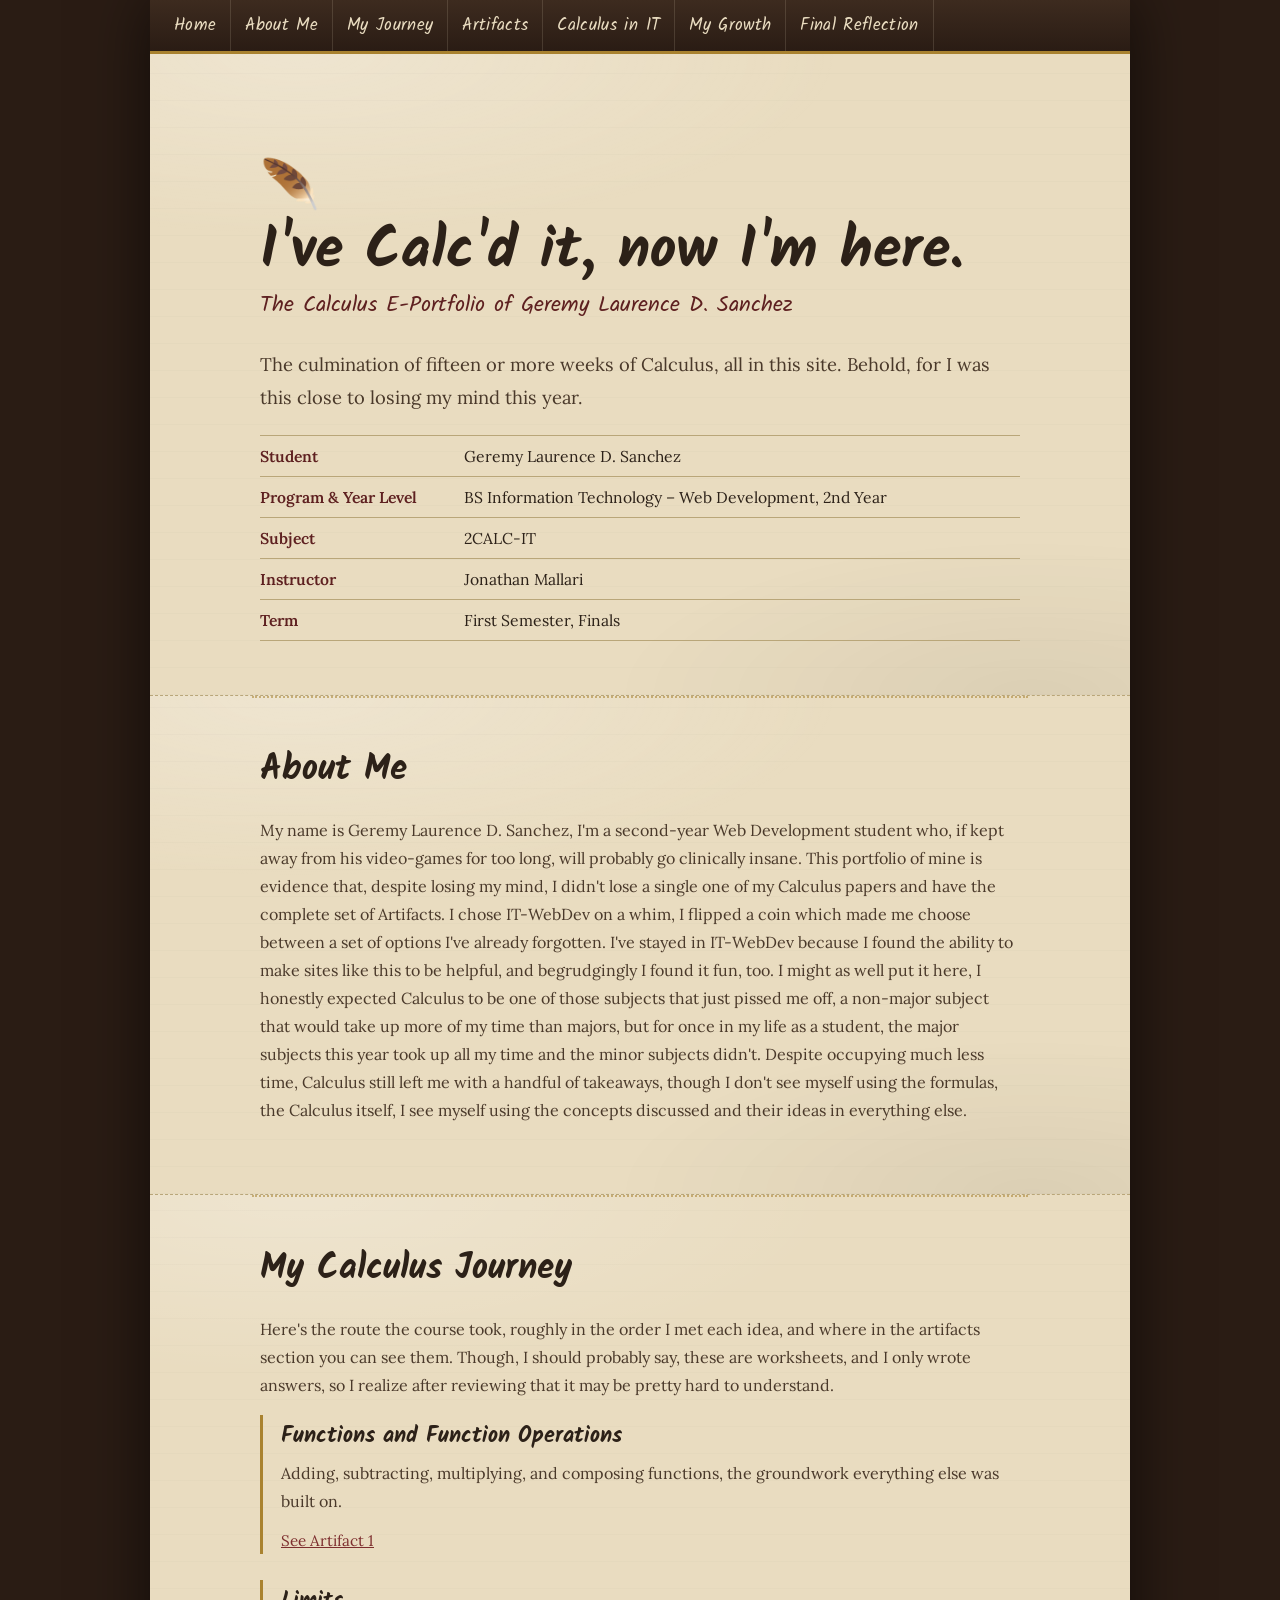
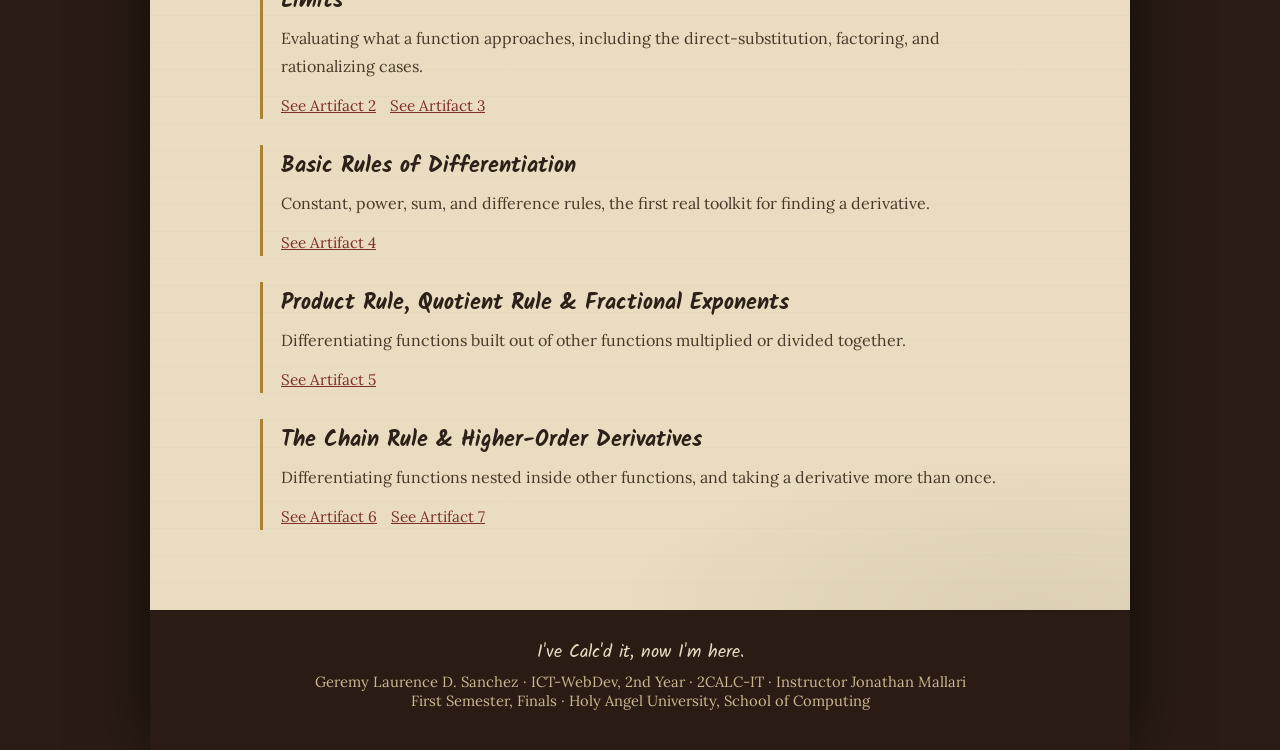
<file: index.html>
<!DOCTYPE html>
<html lang="en">
  <head>
    <meta charset="UTF-8">
    <meta name="viewport" content="width=device-width, initial-scale=1, viewport-fit=cover">
    <title>Home | I've Calc'd it, now I'm here.</title>
    <link rel="icon" href="data:image/svg+xml,%3Csvg%20xmlns%3D%22http%3A//www.w3.org/2000/svg%22%20viewBox%3D%220%200%20100%20100%22%3E%3Ctext%20y%3D%22.9em%22%20font-size%3D%2290%22%3E%F0%9F%AA%B6%3C/text%3E%3C/svg%3E">
    <link rel="preconnect" href="https://fonts.googleapis.com">
    <link rel="preconnect" href="https://fonts.gstatic.com" crossorigin>
    <link href="https://fonts.googleapis.com/css2?family=Kalam:wght@400;700&family=Lora:ital,wght@0,400;0,500;0,600;1,400&display=swap" rel="stylesheet">
    <link rel="stylesheet" href="css/Styles.css">
  </head>
  <body>
    <div class="cover">
      <nav>
        <a href="index.html#home">Home</a>
        <a href="index.html#about">About Me</a>
        <a href="index.html#journey">My Journey</a>
        <a href="Artifacts.html">Artifacts</a>
        <a href="Final.html#calc-it">Calculus in IT</a>
        <a href="Final.html#growth">My Growth</a>
        <a href="Final.html#final">Final Reflection</a>
      </nav>
      <section class="leaf" id="home">
        <div class="wrap hero">
          <span class="pen-emoji">🪶</span>
          <h1>I've Calc'd it, now I'm here.</h1>
          <div class="subtitle">The Calculus E-Portfolio of Geremy Laurence D. Sanchez</div>
          <p class="lead">The culmination of fifteen or more weeks of Calculus, all in this site. Behold, for I was this close to losing my mind this year.</p>

          <ul class="facts">
            <li><b>Student</b> Geremy Laurence D. Sanchez</li>
            <li><b>Program &amp; Year Level</b> BS Information Technology &ndash; Web Development, 2nd Year</li>
            <li><b>Subject</b> 2CALC-IT</li>
            <li><b>Instructor</b> Jonathan Mallari</li>
            <li><b>Term</b> First Semester, Finals</li>
          </ul>
        </div>
      </section>

      <section class="leaf" id="about">
        <div class="wrap">
          <h2>About Me</h2>
          <p>My name is Geremy Laurence D. Sanchez, I'm a second-year Web Development student who, if kept away from his video-games for too long, will probably go clinically insane. This portfolio of mine is evidence that, despite losing my mind, I didn't lose a single one of my Calculus papers and have the complete set of Artifacts. I chose IT-WebDev on a whim, I flipped a coin which made me choose between a set of options I've already forgotten. I've stayed in IT-WebDev because I found the ability to make sites like this to be helpful, and begrudgingly I found it fun, too. I might as well put it here, I honestly expected Calculus to be one of those subjects that just pissed me off, a non-major subject that would take up more of my time than majors, but for once in my life as a student, the major subjects this year took up all my time and the minor subjects didn't. Despite occupying much less time, Calculus still left me with a handful of takeaways, though I don't see myself using the formulas, the Calculus itself, I see myself using the concepts discussed and their ideas in everything else.</p>
        </div>
      </section>

      <section class="leaf" id="journey">
        <div class="wrap">
          <h2>My Calculus Journey</h2>
          <p>Here's the route the course took, roughly in the order I met each idea, and where in the artifacts section you can see them. Though, I should probably say, these are worksheets, and I only wrote answers, so I realize after reviewing that it may be pretty hard to understand.</p>

          <div class="topic">
            <h3>Functions and Function Operations</h3>
            <p>Adding, subtracting, multiplying, and composing functions, the groundwork everything else was built on.</p>
            <div class="links"><a href="Artifacts.html#a1">See Artifact 1</a></div>
          </div>

          <div class="topic">
            <h3>Limits</h3>
            <p>Evaluating what a function approaches, including the direct-substitution, factoring, and rationalizing cases.</p>
            <div class="links"><a href="Artifacts.html#a2">See Artifact 2</a><a href="Artifacts.html#a3">See Artifact 3</a></div>
          </div>

          <div class="topic">
            <h3>Basic Rules of Differentiation</h3>
            <p>Constant, power, sum, and difference rules, the first real toolkit for finding a derivative.</p>
            <div class="links"><a href="Artifacts.html#a4">See Artifact 4</a></div>
          </div>

          <div class="topic">
            <h3>Product Rule, Quotient Rule &amp; Fractional Exponents</h3>
            <p>Differentiating functions built out of other functions multiplied or divided together.</p>
            <div class="links"><a href="Artifacts.html#a5">See Artifact 5</a></div>
          </div>

          <div class="topic">
            <h3>The Chain Rule &amp; Higher-Order Derivatives</h3>
            <p>Differentiating functions nested inside other functions, and taking a derivative more than once.</p>
            <div class="links"><a href="Artifacts.html#a6">See Artifact 6</a><a href="Artifacts.html#a7">See Artifact 7</a></div>
          </div>
        </div>
      </section>

      <footer>
        <div class="credits">I've Calc'd it, now I'm here.</div>
        Geremy Laurence D. Sanchez &middot; ICT-WebDev, 2nd Year &middot; 2CALC-IT &middot; Instructor Jonathan Mallari<br>
        First Semester, Finals &middot; Holy Angel University, School of Computing
      </footer>
    </div>
  </body>
</html>
</file>
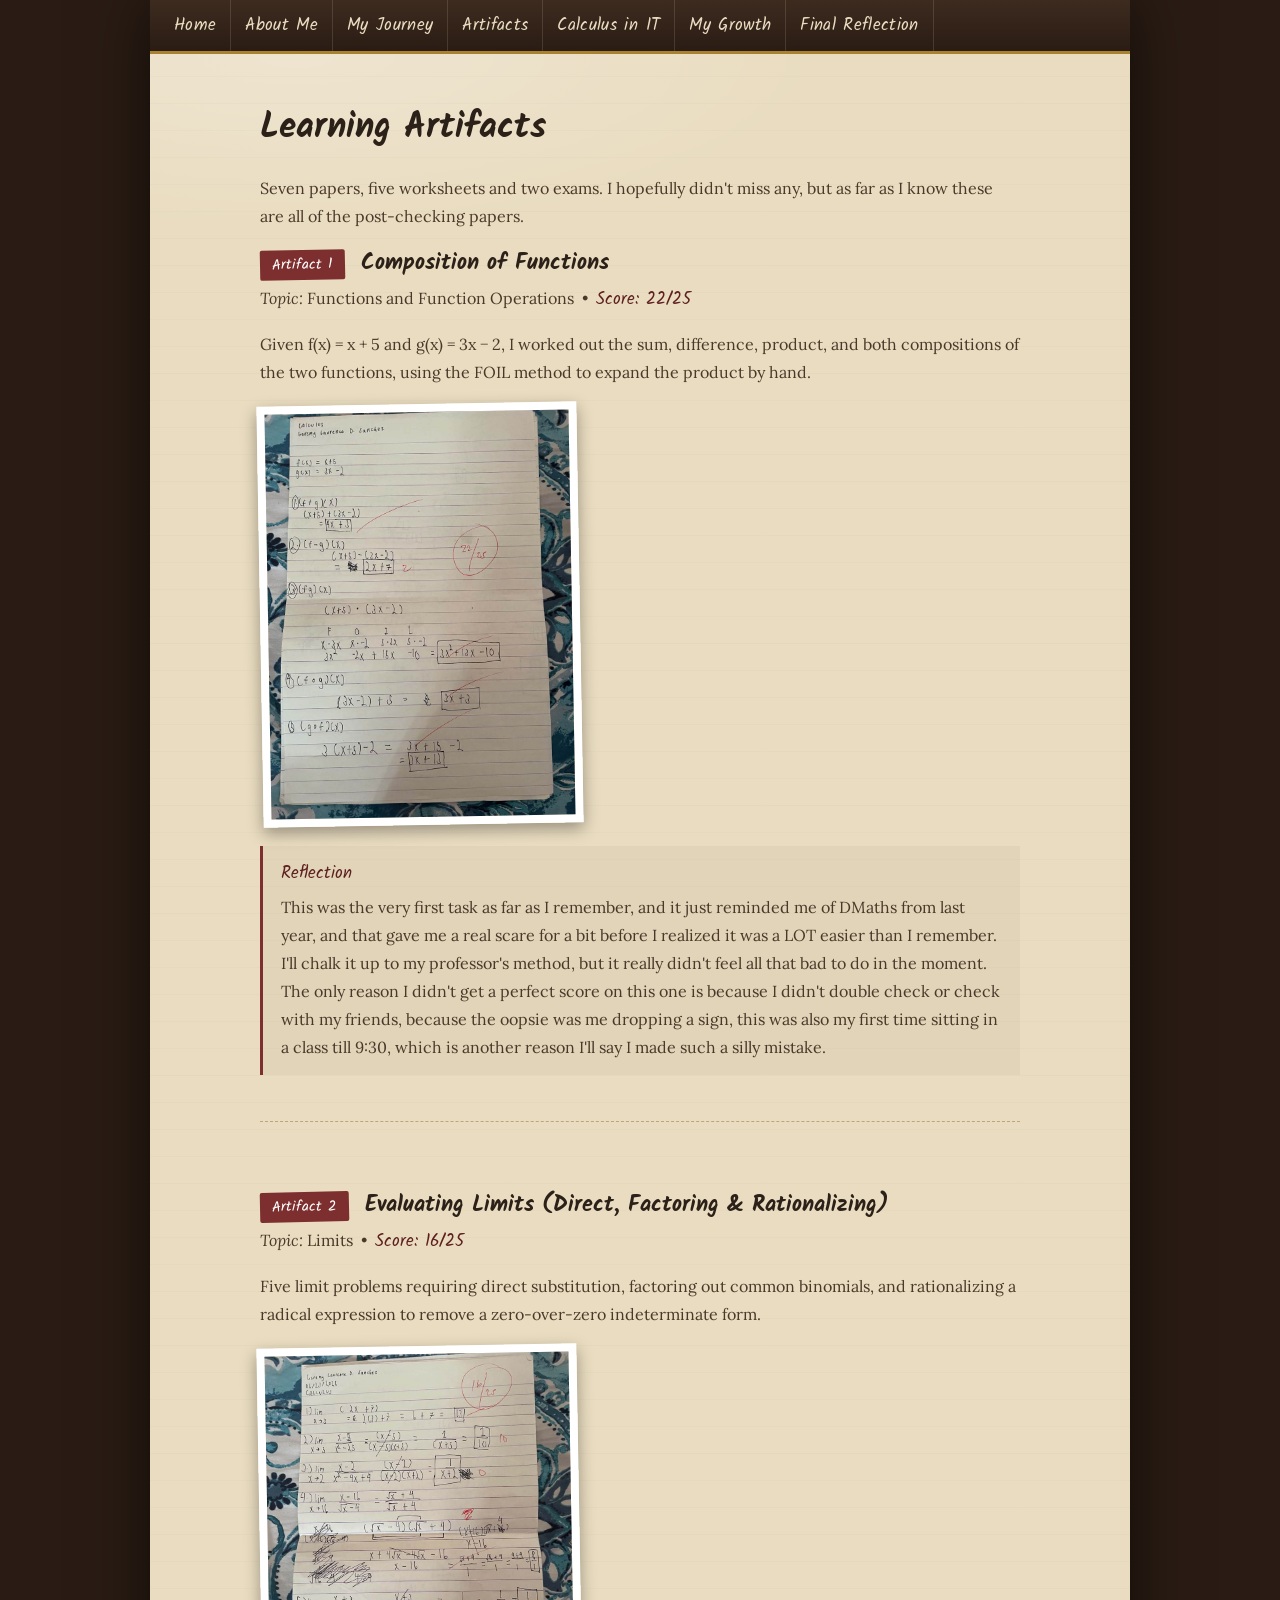
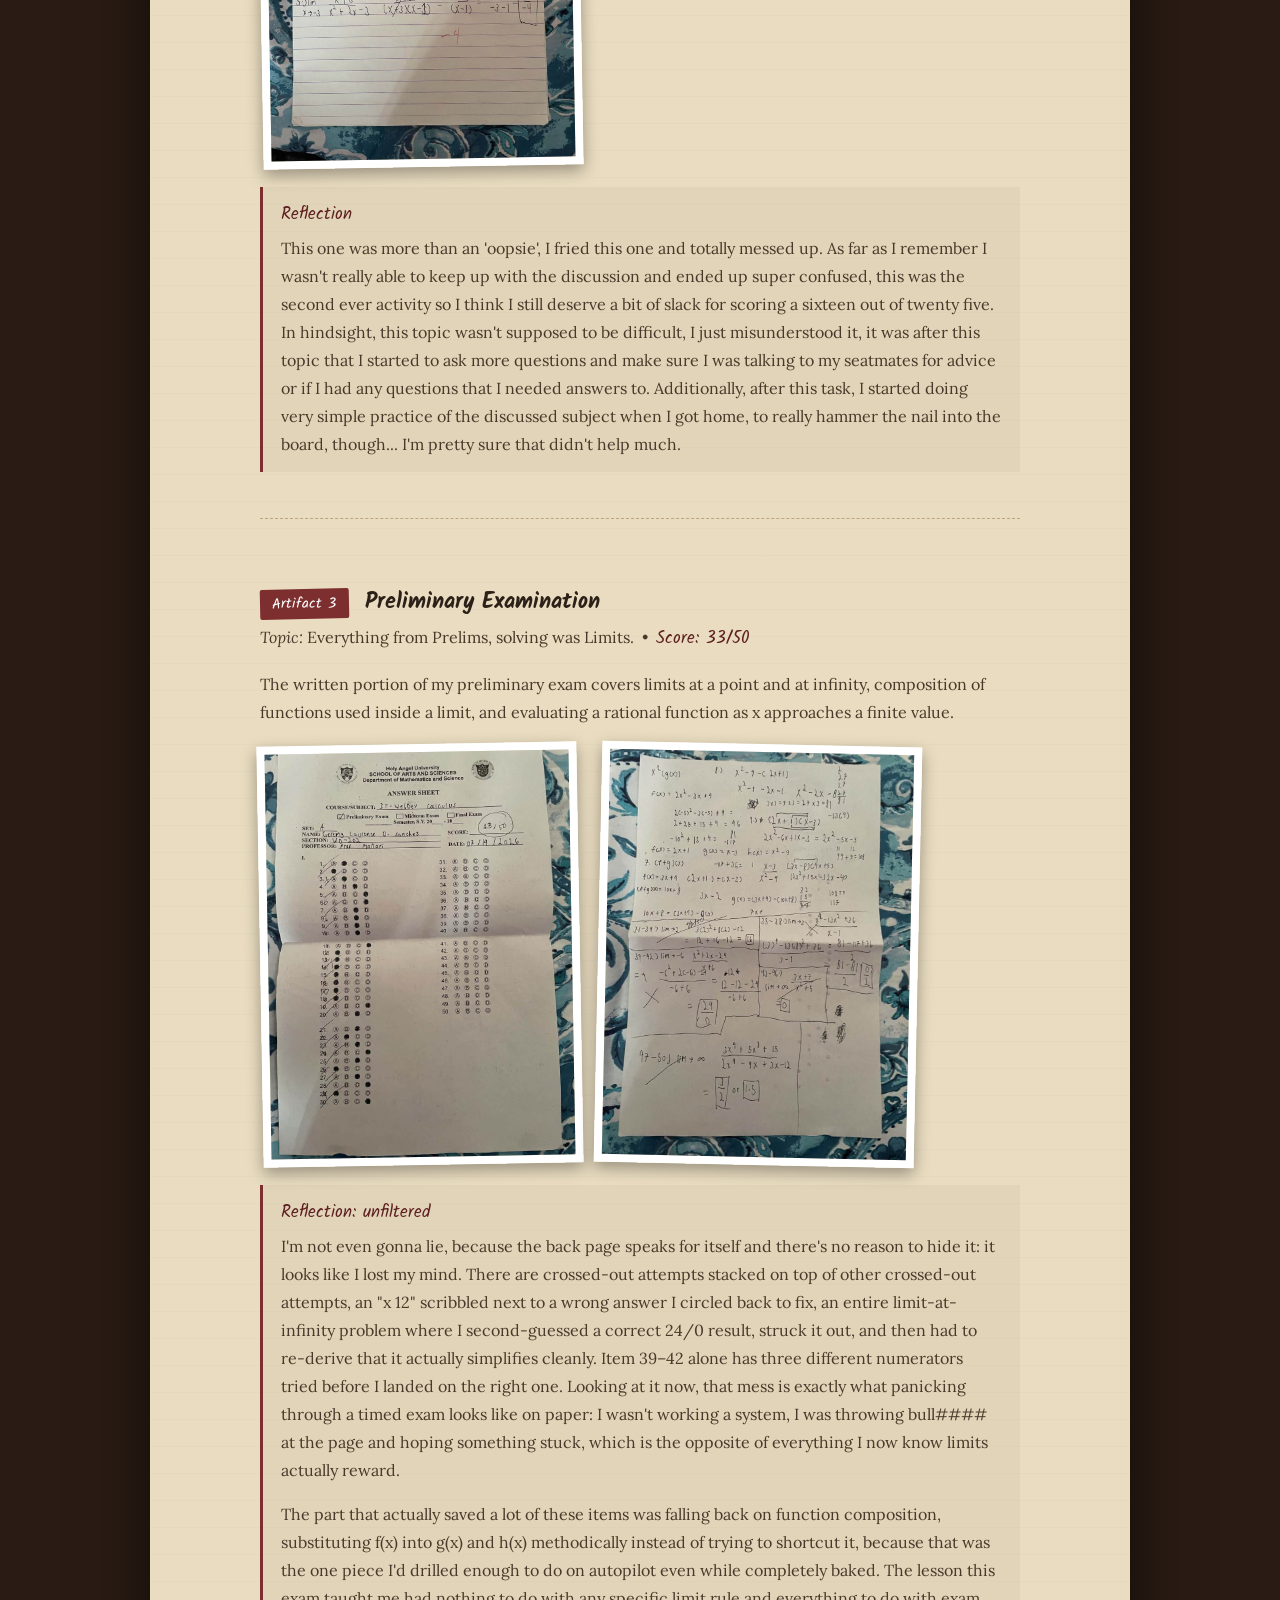
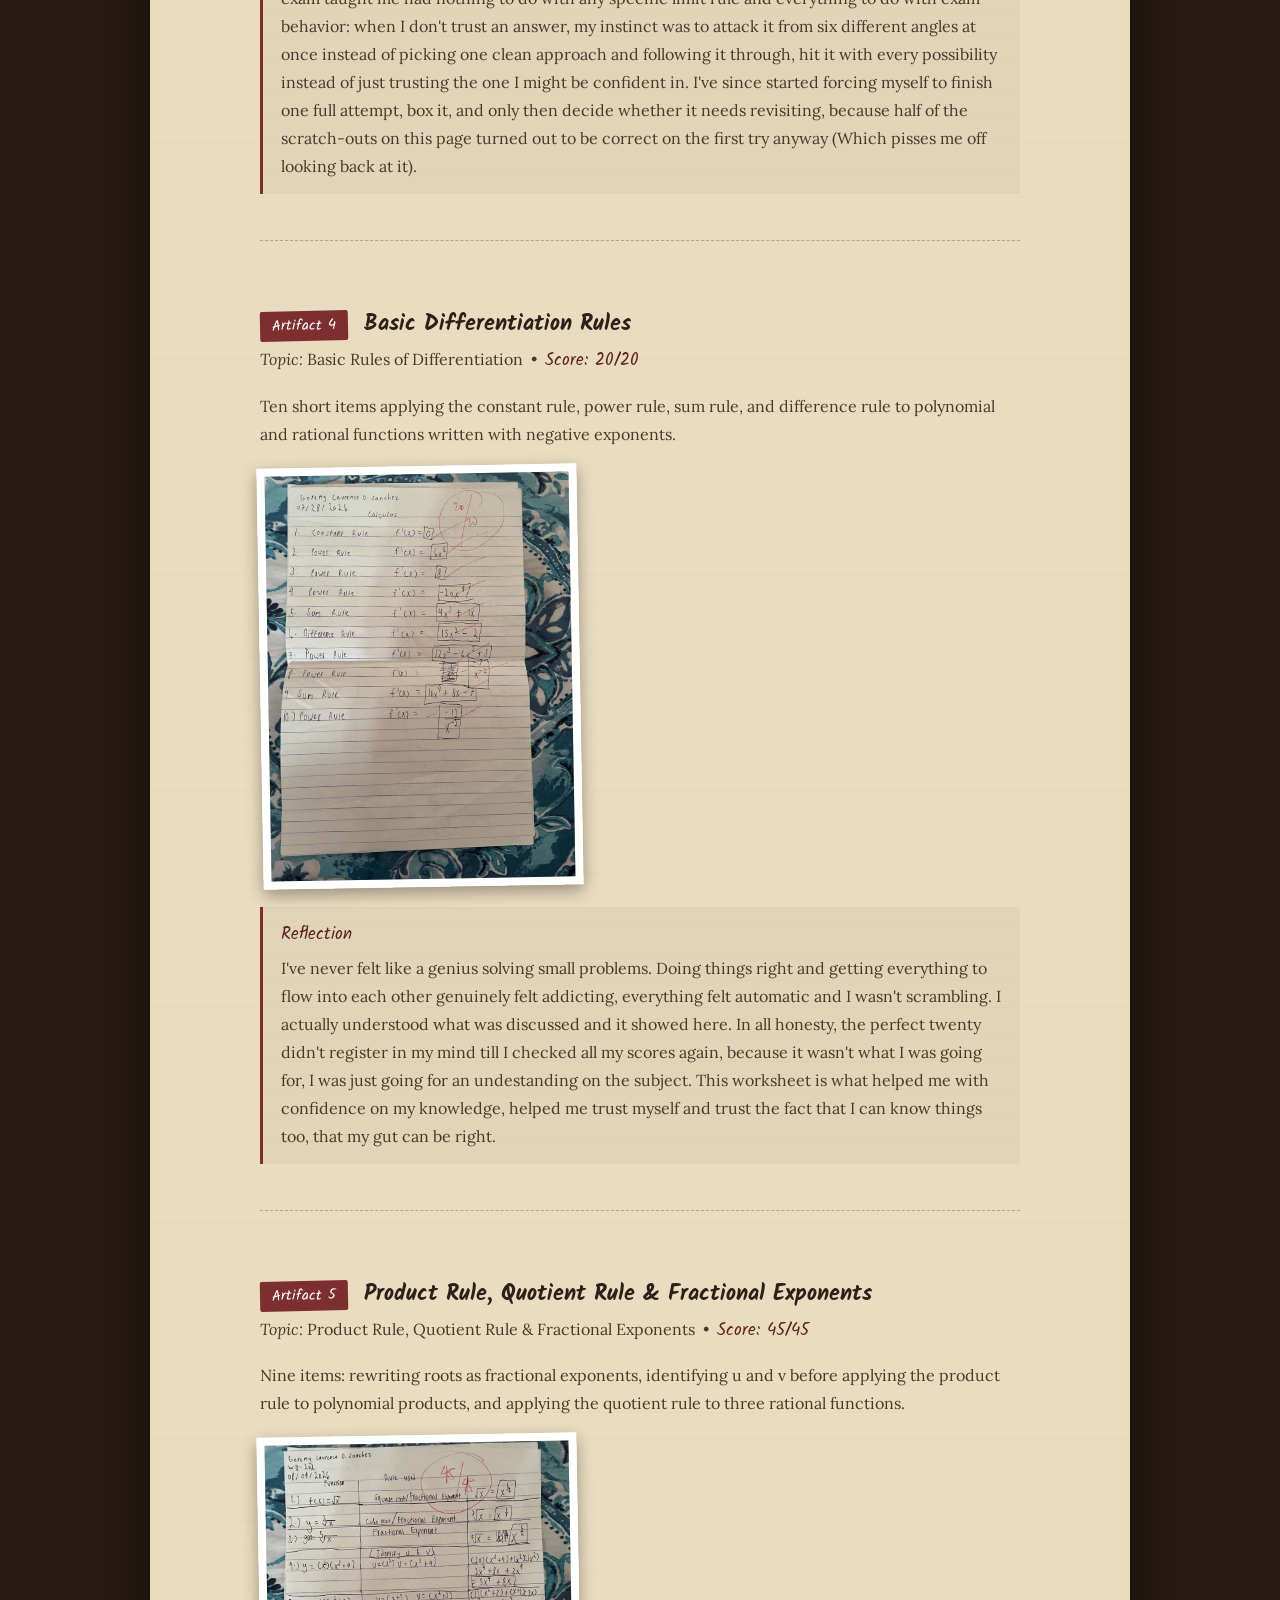
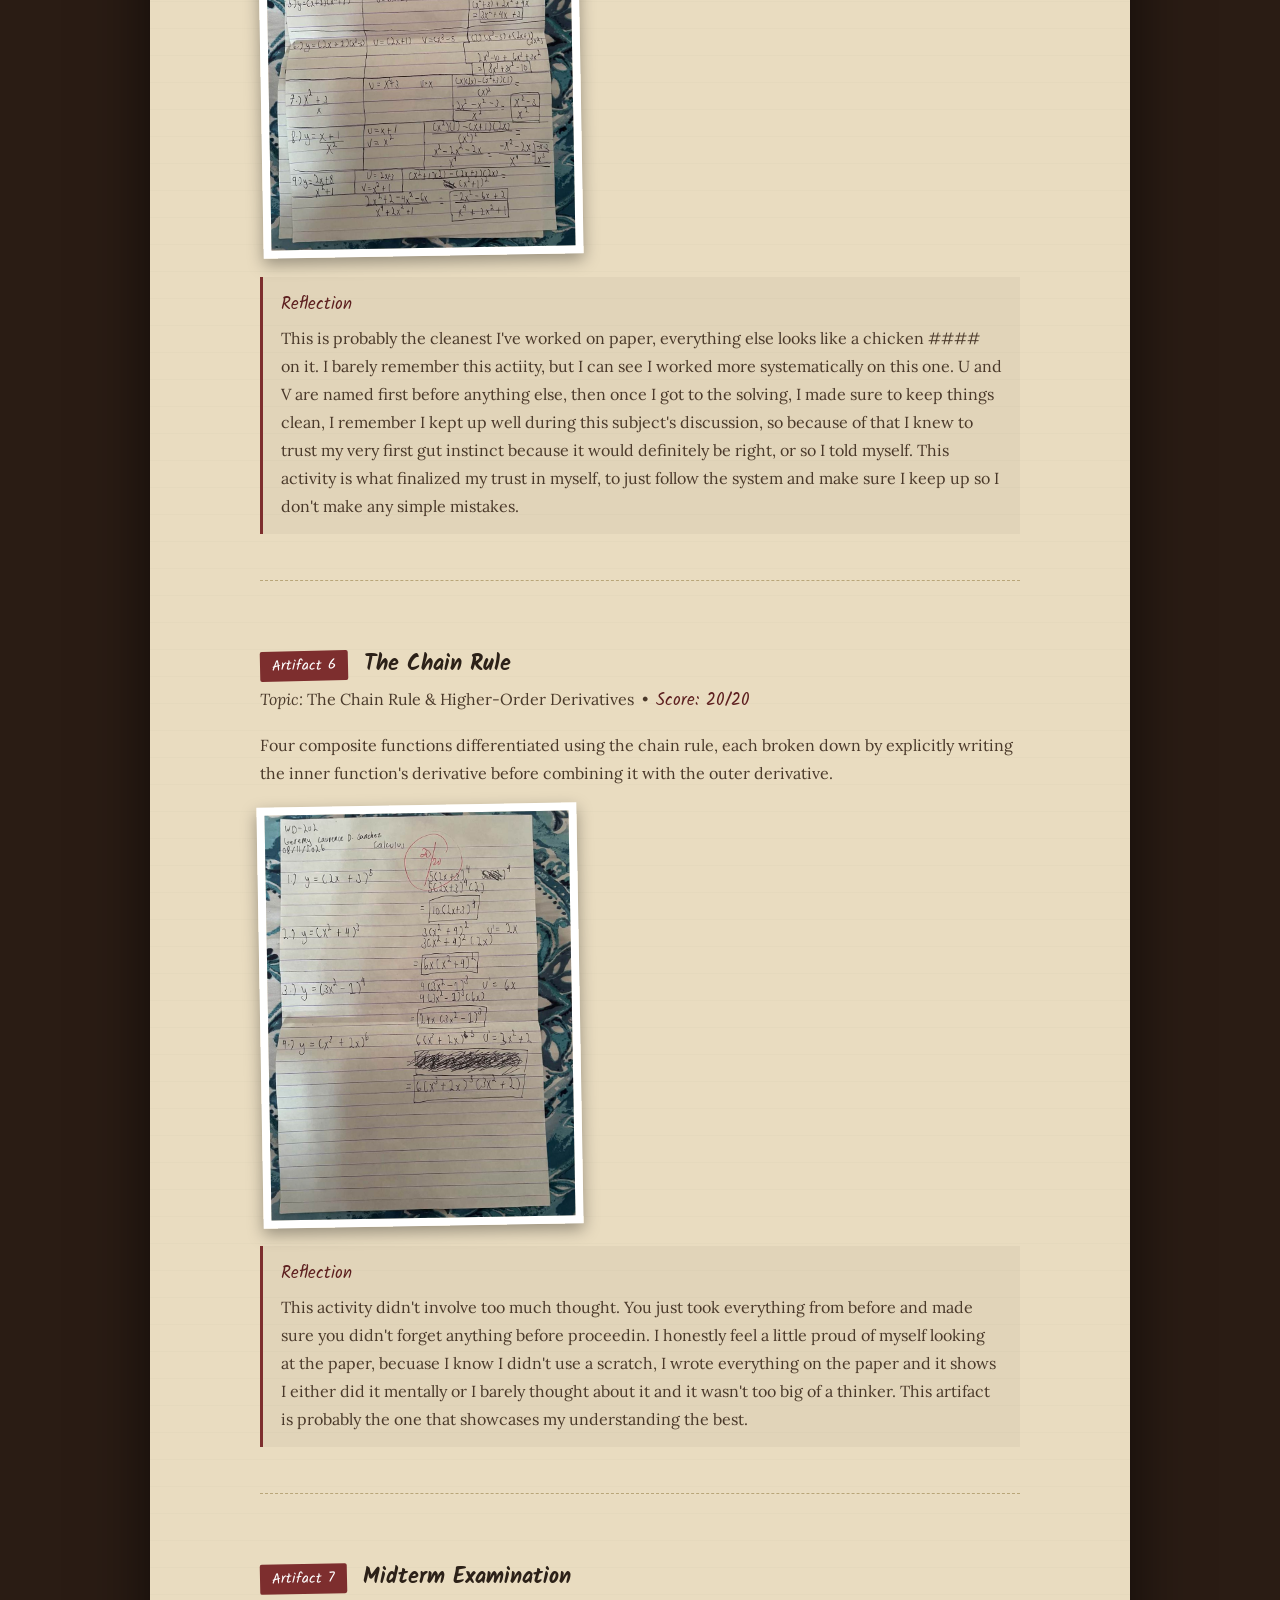
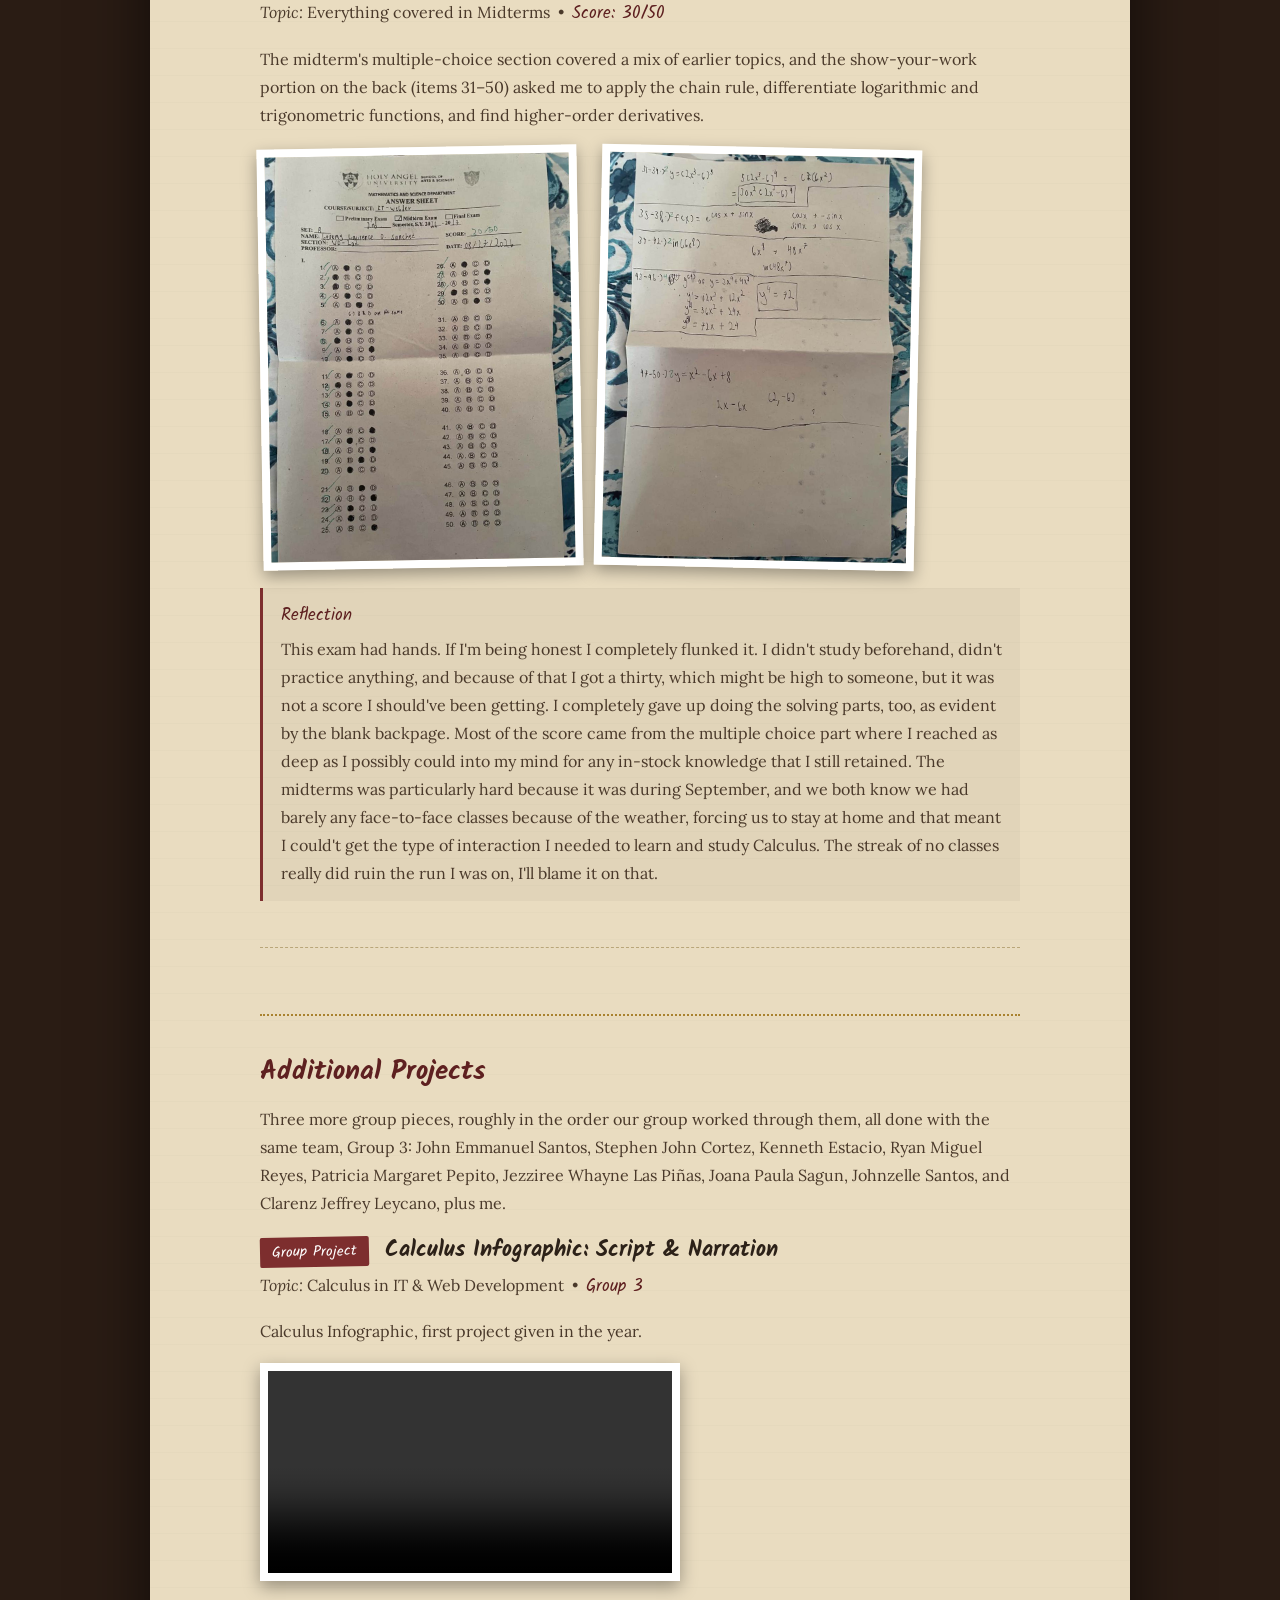
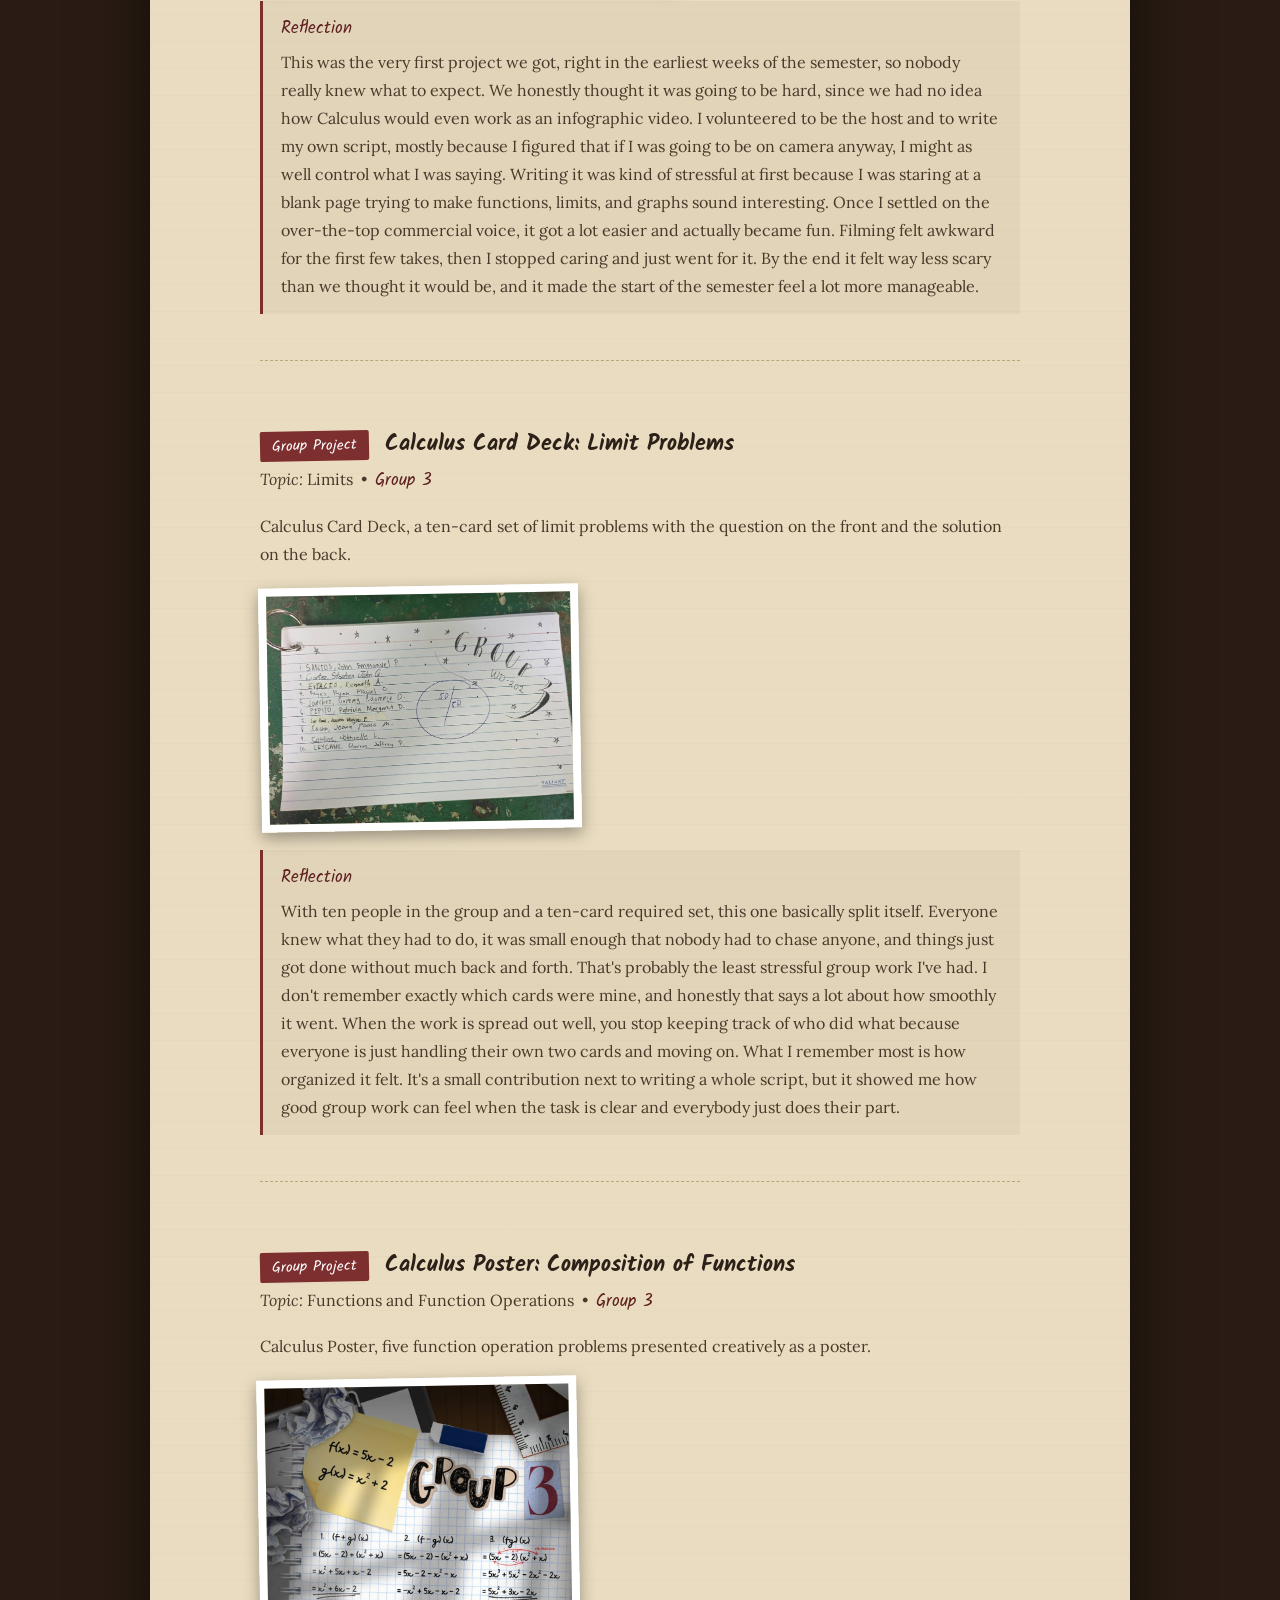
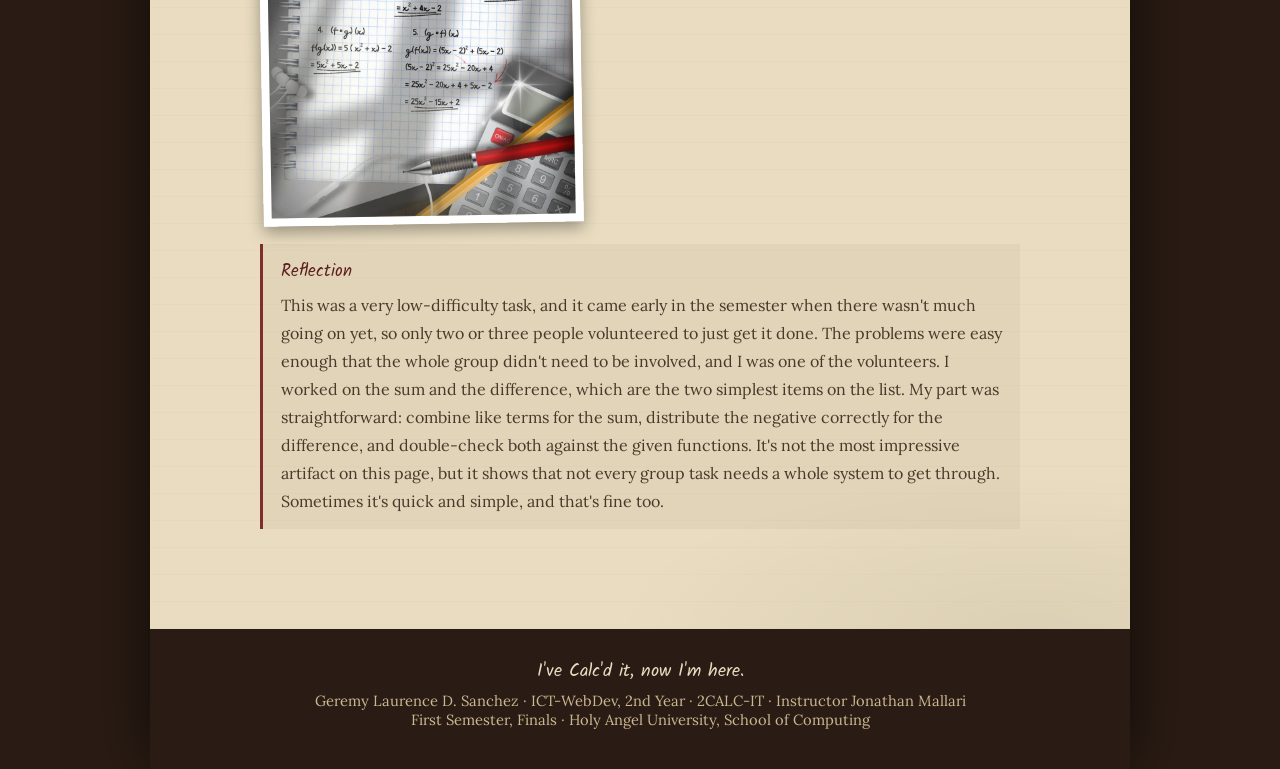
<file: Artifacts.html>
<!DOCTYPE html>
<html lang="en">
  <head>
    <meta charset="UTF-8">
    <meta name="viewport" content="width=device-width, initial-scale=1, viewport-fit=cover">
    <title>Artifacts | I've Calc'd it, now I'm here.</title>
    <link rel="icon" href="data:image/svg+xml,%3Csvg%20xmlns%3D%22http%3A//www.w3.org/2000/svg%22%20viewBox%3D%220%200%20100%20100%22%3E%3Ctext%20y%3D%22.9em%22%20font-size%3D%2290%22%3E%F0%9F%AA%B6%3C/text%3E%3C/svg%3E">
    <link rel="preconnect" href="https://fonts.googleapis.com">
    <link rel="preconnect" href="https://fonts.gstatic.com" crossorigin>
    <link href="https://fonts.googleapis.com/css2?family=Kalam:wght@400;700&family=Lora:ital,wght@0,400;0,500;0,600;1,400&display=swap" rel="stylesheet">
    <link rel="stylesheet" href="css/Styles.css">
  </head>
  <body>
    <div class="cover">
      <nav>
        <a href="index.html#home">Home</a>
        <a href="index.html#about">About Me</a>
        <a href="index.html#journey">My Journey</a>
        <a href="Artifacts.html">Artifacts</a>
        <a href="Final.html#calc-it">Calculus in IT</a>
        <a href="Final.html#growth">My Growth</a>
        <a href="Final.html#final">Final Reflection</a>
      </nav>
      <section class="leaf" id="artifacts">
        <div class="wrap">
          <h2>Learning Artifacts</h2>
          <p>Seven papers, five worksheets and two exams. I hopefully didn't miss any, but as far as I know these are all of the post-checking papers.</p>

          <div class="artifact" id="a1">
            <div class="artifact-head">
              <span class="tag">Artifact 1</span>
              <h3 style="margin:0;">Composition of Functions</h3>
            </div>
            <p><em>Topic:</em> Functions and Function Operations &nbsp;&bull;&nbsp; <span class="score">Score: 22/25</span></p>
            <p>Given f(x) = x + 5 and g(x) = 3x &minus; 2, I worked out the sum, difference, product, and both compositions of the two functions, using the FOIL method to expand the product by hand.</p>
            <div class="gallery">
          <img class="page-photo" src="imgs/1stAct.jpg" alt="Notebook page showing composition of functions practice, scored 22 out of 25" loading="lazy">
            </div>
            <div class="reflection">
              <span class="cap">Reflection</span>
              <p>
              This was the very first task as far as I remember, and it just reminded me of DMaths from last year, and that gave me a real scare for a bit before I realized it was a LOT easier than I remember. I'll chalk it up to my professor's method, but it really didn't feel all that bad to do in the moment. The only reason I didn't get a perfect score on this one is because I didn't double check or check with my friends, because the oopsie was me dropping a sign, this was also my first time sitting in a class till 9:30, which is another reason I'll say I made such a silly mistake.
              </p>
            </div>
          </div>
          <div class="artifact" id="a2">
            <div class="artifact-head">
              <span class="tag">Artifact 2</span>
              <h3 style="margin:0;">Evaluating Limits (Direct, Factoring &amp; Rationalizing)</h3>
            </div>
            <p><em>Topic:</em> Limits &nbsp;&bull;&nbsp; <span class="score">Score: 16/25</span></p>
            <p>Five limit problems requiring direct substitution, factoring out common binomials, and rationalizing a radical expression to remove a zero-over-zero indeterminate form.</p>
            <div class="gallery">
          <img class="page-photo" src="imgs/2ndAct.jpg" alt="Notebook page working through five limit problems, scored 16 out of 25" loading="lazy">
            </div>
            <div class="reflection">
              <span class="cap">Reflection</span>
              <p>
              This one was more than an 'oopsie', I fried this one and totally messed up. As far as I remember I wasn't really able to keep up with the discussion and ended up super confused, this was the second ever activity so I think I still deserve a bit of slack for scoring a sixteen out of twenty five. In hindsight, this topic wasn't supposed to be difficult, I just misunderstood it, it was after this topic that I started to ask more questions and make sure I was talking to my seatmates for advice or if I had any questions that I needed answers to. Additionally, after this task, I started doing very simple practice of the discussed subject when I got home, to really hammer the nail into the board, though... I'm pretty sure that didn't help much.
              </p>
            </div>
          </div>
          <div class="artifact" id="a3">
            <div class="artifact-head">
              <span class="tag">Artifact 3</span>
              <h3 style="margin:0;">Preliminary Examination</h3>
            </div>
            <p><em>Topic:</em> Everything from Prelims, solving was Limits. &nbsp;&bull;&nbsp; <span class="score">Score: 33/50</span></p>
            <p>The written portion of my preliminary exam covers limits at a point and at infinity, composition of functions used inside a limit, and evaluating a rational function as x approaches a finite value.</p>
            <div class="gallery">
          <img class="page-photo" src="imgs/2ndExam.jpg" alt="Preliminary exam answer sheet, scored 33 out of 50" loading="lazy">
          <img class="page-photo" src="imgs/2ndExamBack.jpg" alt="Back page showing worked solutions for limit and composite-function problems, with several crossed-out and restarted attempts" loading="lazy">
            </div>
            <div class="reflection">
              <span class="cap">Reflection: unfiltered</span>
              <p>I'm not even gonna lie, because the back page speaks for itself and there's no reason to hide it: it looks like I lost my mind. There are crossed-out attempts stacked on top of other crossed-out attempts, an "x 12" scribbled next to a wrong answer I circled back to fix, an entire limit-at-infinity problem where I second-guessed a correct 24/0 result, struck it out, and then had to re-derive that it actually simplifies cleanly. Item 39&ndash;42 alone has three different numerators tried before I landed on the right one. Looking at it now, that mess is exactly what panicking through a timed exam looks like on paper: I wasn't working a system, I was throwing bull#### at the page and hoping something stuck, which is the opposite of everything I now know limits actually reward.</p>
              <p>The part that actually saved a lot of these items was falling back on function composition, substituting f(x) into g(x) and h(x) methodically instead of trying to shortcut it, because that was the one piece I'd drilled enough to do on autopilot even while completely baked. The lesson this exam taught me had nothing to do with any specific limit rule and everything to do with exam behavior: when I don't trust an answer, my instinct was to attack it from six different angles at once instead of picking one clean approach and following it through, hit it with every possibility instead of just trusting the one I might be confident in. I've since started forcing myself to finish one full attempt, box it, and only then decide whether it needs revisiting, because half of the scratch-outs on this page turned out to be correct on the first try anyway (Which pisses me off looking back at it).</p>
            </div>
          </div>
          <div class="artifact" id="a4">
            <div class="artifact-head">
              <span class="tag">Artifact 4</span>
              <h3 style="margin:0;">Basic Differentiation Rules</h3>
            </div>
            <p><em>Topic:</em> Basic Rules of Differentiation &nbsp;&bull;&nbsp; <span class="score">Score: 20/20</span></p>
            <p>Ten short items applying the constant rule, power rule, sum rule, and difference rule to polynomial and rational functions written with negative exponents.</p>
            <div class="gallery">
          <img class="page-photo" src="imgs/3rdAct.jpg" alt="Notebook page practicing constant, power, sum, and difference rules, scored 20 out of 20" loading="lazy">
            </div>
            <div class="reflection">
              <span class="cap">Reflection</span>
              <p> 
              I've never felt like a genius solving small problems. Doing things right and getting everything to flow into each other genuinely felt addicting, everything felt automatic and I wasn't scrambling. I actually understood what was discussed and it showed here. In all honesty, the perfect twenty didn't register in my mind till I checked all my scores again, because it wasn't what I was going for, I was just going for an undestanding on the subject. This worksheet is what helped me with confidence on my knowledge, helped me trust myself and trust the fact that I can know things too, that my gut can be right.
              </p>
            </div>
          </div>
          <div class="artifact" id="a5">
            <div class="artifact-head">
              <span class="tag">Artifact 5</span>
              <h3 style="margin:0;">Product Rule, Quotient Rule &amp; Fractional Exponents</h3>
            </div>
            <p><em>Topic:</em> Product Rule, Quotient Rule &amp; Fractional Exponents &nbsp;&bull;&nbsp; <span class="score">Score: 45/45</span></p>
            <p>Nine items: rewriting roots as fractional exponents, identifying u and v before applying the product rule to polynomial products, and applying the quotient rule to three rational functions.</p>
            <div class="gallery">
          <img class="page-photo" src="imgs/4thAct.jpg" alt="Notebook table of functions, rules used, and derivatives, scored 45 out of 45" loading="lazy">
            </div>
            <div class="reflection">
              <span class="cap">Reflection</span>
              <p>
              This is probably the cleanest I've worked on paper, everything else looks like a chicken #### on it. I barely remember this actiity, but I can see I worked more systematically on this one. U and V are named first before anything else, then once I got to the solving, I made sure to keep things clean, I remember I kept up well during this subject's discussion, so because of that I knew to trust my very first gut instinct because it would definitely be right, or so I told myself. This activity is what finalized my trust in myself, to just follow the system and make sure I keep up so I don't make any simple mistakes.
              </p>
            </div>
          </div>
          <div class="artifact" id="a6">
            <div class="artifact-head">
              <span class="tag">Artifact 6</span>
              <h3 style="margin:0;">The Chain Rule</h3>
            </div>
            <p><em>Topic:</em> The Chain Rule &amp; Higher-Order Derivatives &nbsp;&bull;&nbsp; <span class="score">Score: 20/20</span></p>
            <p>Four composite functions differentiated using the chain rule, each broken down by explicitly writing the inner function's derivative before combining it with the outer derivative.</p>
            <div class="gallery">
          <img class="page-photo" src="imgs/5thAct.jpg" alt="Notebook page applying the chain rule to four composite functions, scored 20 out of 20" loading="lazy">
            </div>
            <div class="reflection">
              <span class="cap">Reflection</span>
              <p>
              This activity didn't involve too much thought. You just took everything from before and made sure you didn't forget anything before proceedin. I honestly feel a little proud of myself looking at the paper, becuase I know I didn't use a scratch, I wrote everything on the paper and it shows I either did it mentally or I barely thought about it and it wasn't too big of a thinker. This artifact is probably the one that showcases my understanding the best. 
              </p>
            </div>
          </div>
          <div class="artifact" id="a7">
            <div class="artifact-head">
              <span class="tag">Artifact 7</span>
              <h3 style="margin:0;">Midterm Examination</h3>
            </div>
            <p><em>Topic:</em> Everything covered in Midterms &nbsp;&bull;&nbsp; <span class="score">Score: 30/50</span></p>
            <p>The midterm's multiple-choice section covered a mix of earlier topics, and the show-your-work portion on the back (items 31&ndash;50) asked me to apply the chain rule, differentiate logarithmic and trigonometric functions, and find higher-order derivatives.</p>
            <div class="gallery">
          <img class="page-photo" src="imgs/1stExam.jpg" alt="Midterm exam answer sheet, scored 30 out of 50" loading="lazy">
          <img class="page-photo" src="imgs/1stExamBack.jpg" alt="Back page showing worked solutions for chain rule and higher-order derivative problems" loading="lazy">
            </div>
            <div class="reflection">
              <span class="cap">Reflection</span>
              <p>
              This exam had hands. If I'm being honest I completely flunked it. I didn't study beforehand, didn't practice anything, and because of that I got a thirty, which might be high to someone, but it was not a score I should've been getting. I completely gave up doing the solving parts, too, as evident by the blank backpage. Most of the score came from the multiple choice part where I reached as deep as I possibly could into my mind for any in-stock knowledge that I still retained. The midterms was particularly hard because it was during September, and we both know we had barely any face-to-face classes because of the weather, forcing us to stay at home and that meant I could't get the type of interaction I needed to learn and study Calculus. The streak of no classes really did ruin the run I was on, I'll blame it on that.
              </p>
            </div>
          </div>

          <h2 class="mini-section-heading">Additional Projects</h2>
          <p>Three more group pieces, roughly in the order our group worked through them, all done with the same team, Group 3: John Emmanuel Santos, Stephen John Cortez, Kenneth Estacio, Ryan Miguel Reyes, Patricia Margaret Pepito, Jezziree Whayne Las Pi&ntilde;as, Joana Paula Sagun, Johnzelle Santos, and Clarenz Jeffrey Leycano, plus me.</p>

          <div class="artifact" id="a8">
            <div class="artifact-head">
              <span class="tag">Group Project</span>
              <h3 style="margin:0;">Calculus Infographic: Script &amp; Narration</h3>
            </div>
            <p><em>Topic:</em> Calculus in IT &amp; Web Development &nbsp;&bull;&nbsp; <span class="score">Group 3</span></p>
            <p>Calculus Infographic, first project given in the year.</p>
            <div class="gallery">
          <video class="page-video" controls preload="metadata" src="video/calculusInfographic.mp4">
            Your browser doesn't support embedded video. The file is at video/calculusInfographic.mp4.
          </video>
            </div>
            <div class="reflection">
              <span class="cap">Reflection</span>
              <p>
              This was the very first project we got, right in the earliest weeks of the semester, so nobody really knew what to expect. We honestly thought it was going to be hard, since we had no idea how Calculus would even work as an infographic video. I volunteered to be the host and to write my own script, mostly because I figured that if I was going to be on camera anyway, I might as well control what I was saying. Writing it was kind of stressful at first because I was staring at a blank page trying to make functions, limits, and graphs sound interesting. Once I settled on the over-the-top commercial voice, it got a lot easier and actually became fun. Filming felt awkward for the first few takes, then I stopped caring and just went for it. By the end it felt way less scary than we thought it would be, and it made the start of the semester feel a lot more manageable.
              </p>
            </div>
          </div>

          <div class="artifact" id="a9">
            <div class="artifact-head">
              <span class="tag">Group Project</span>
              <h3 style="margin:0;">Calculus Card Deck: Limit Problems</h3>
            </div>
            <p><em>Topic:</em> Limits &nbsp;&bull;&nbsp; <span class="score">Group 3</span></p>
            <p>Calculus Card Deck, a ten-card set of limit problems with the question on the front and the solution on the back.</p>
            <div class="gallery">
          <img class="page-photo" src="imgs/CalculusCards.jpg" alt="Group 3's title card for their limits flash card deck, listing all ten group members" loading="lazy">
            </div>
            <div class="reflection">
              <span class="cap">Reflection</span>
              <p>
              With ten people in the group and a ten-card required set, this one basically split itself. Everyone knew what they had to do, it was small enough that nobody had to chase anyone, and things just got done without much back and forth. That's probably the least stressful group work I've had. I don't remember exactly which cards were mine, and honestly that says a lot about how smoothly it went. When the work is spread out well, you stop keeping track of who did what because everyone is just handling their own two cards and moving on. What I remember most is how organized it felt. It's a small contribution next to writing a whole script, but it showed me how good group work can feel when the task is clear and everybody just does their part.
              </p>
            </div>
          </div>

          <div class="artifact" id="a10">
            <div class="artifact-head">
              <span class="tag">Group Project</span>
              <h3 style="margin:0;">Calculus Poster: Composition of Functions</h3>
            </div>
            <p><em>Topic:</em> Functions and Function Operations &nbsp;&bull;&nbsp; <span class="score">Group 3</span></p>
            <p>Calculus Poster, five function operation problems presented creatively as a poster.</p>
            <div class="gallery">
          <img class="page-photo" src="imgs/calculusPoster.jpg" alt="Group 3 poster working through composition of functions for f(x) = 5x minus 2 and g(x) = x squared plus x" loading="lazy">
            </div>
            <div class="reflection">
              <span class="cap">Reflection</span>
              <p>
              This was a very low-difficulty task, and it came early in the semester when there wasn't much going on yet, so only two or three people volunteered to just get it done. The problems were easy enough that the whole group didn't need to be involved, and I was one of the volunteers. I worked on the sum and the difference, which are the two simplest items on the list. My part was straightforward: combine like terms for the sum, distribute the negative correctly for the difference, and double-check both against the given functions. It's not the most impressive artifact on this page, but it shows that not every group task needs a whole system to get through. Sometimes it's quick and simple, and that's fine too.
              </p>
            </div>
          </div>

        </div>
      </section>

      <footer>
        <div class="credits">I've Calc'd it, now I'm here.</div>
        Geremy Laurence D. Sanchez &middot; ICT-WebDev, 2nd Year &middot; 2CALC-IT &middot; Instructor Jonathan Mallari<br>
        First Semester, Finals &middot; Holy Angel University, School of Computing
      </footer>
    </div>
  </body>
</html>
</file>
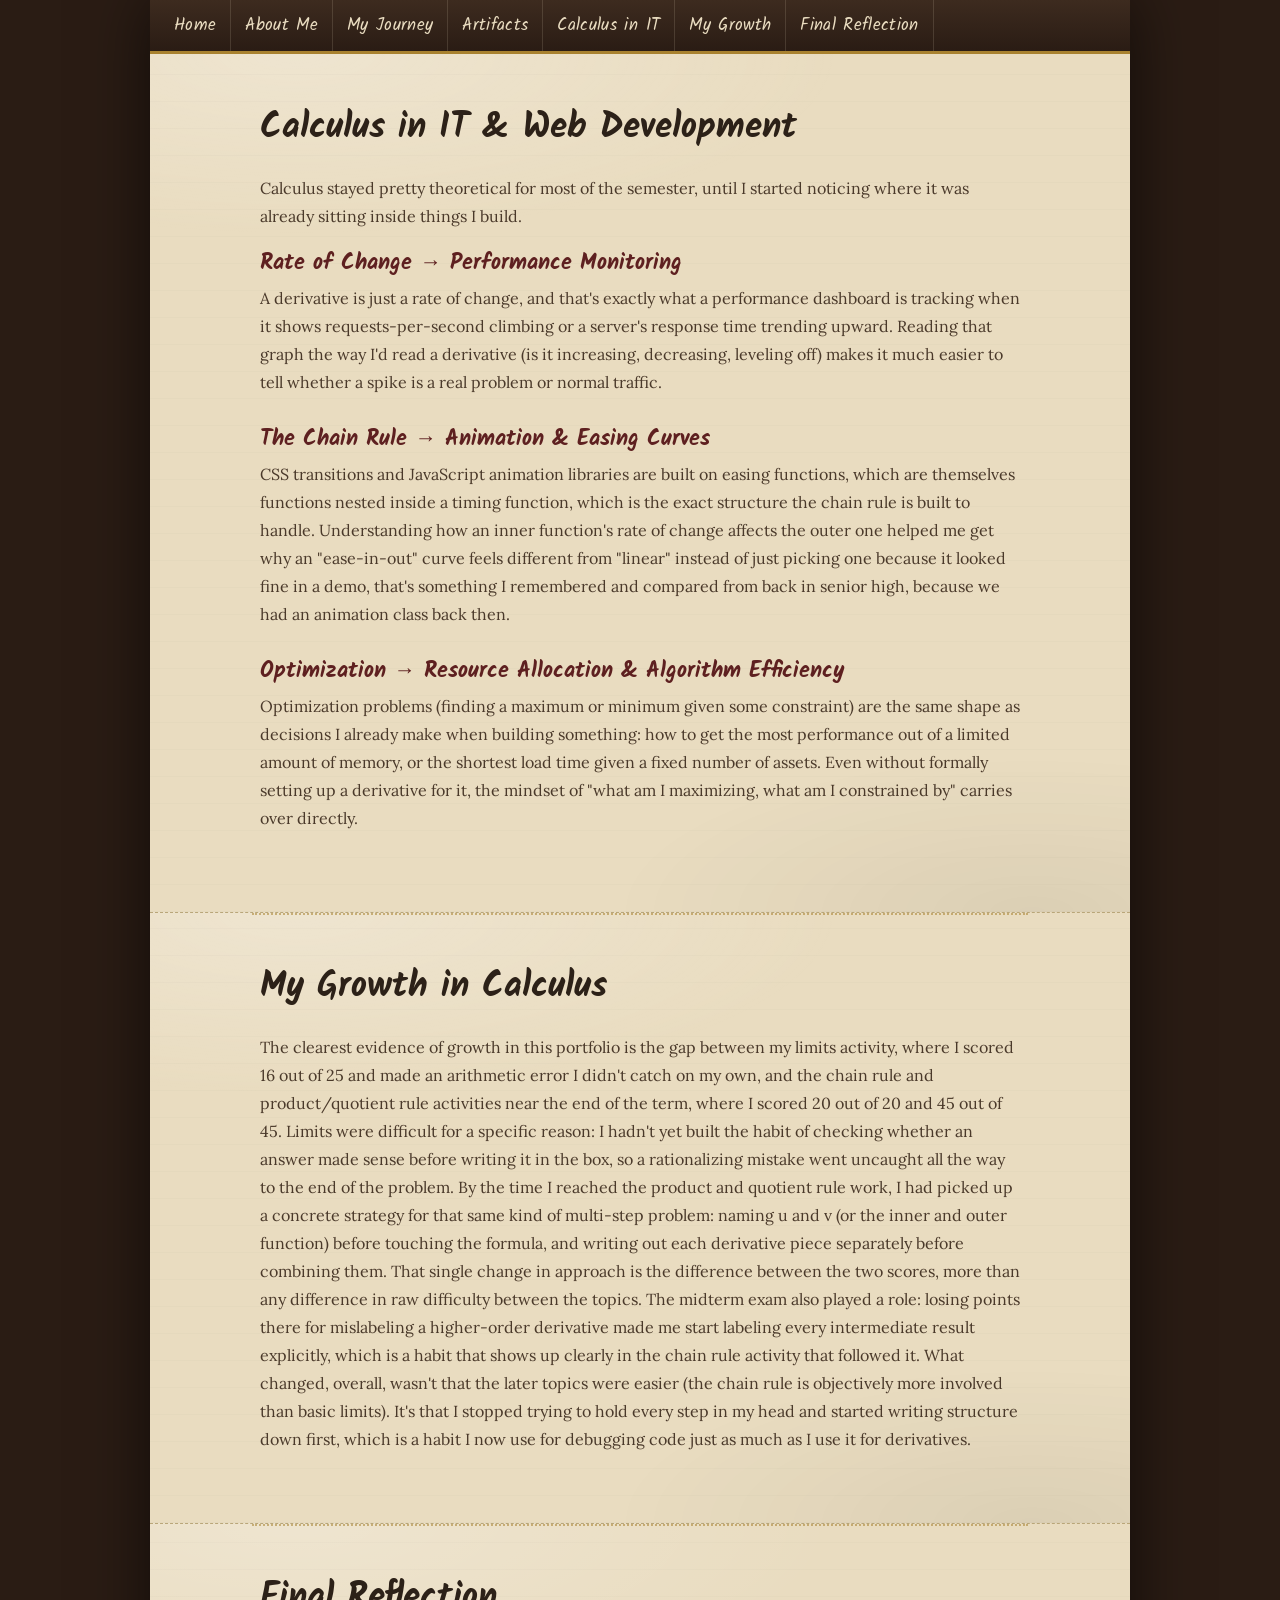
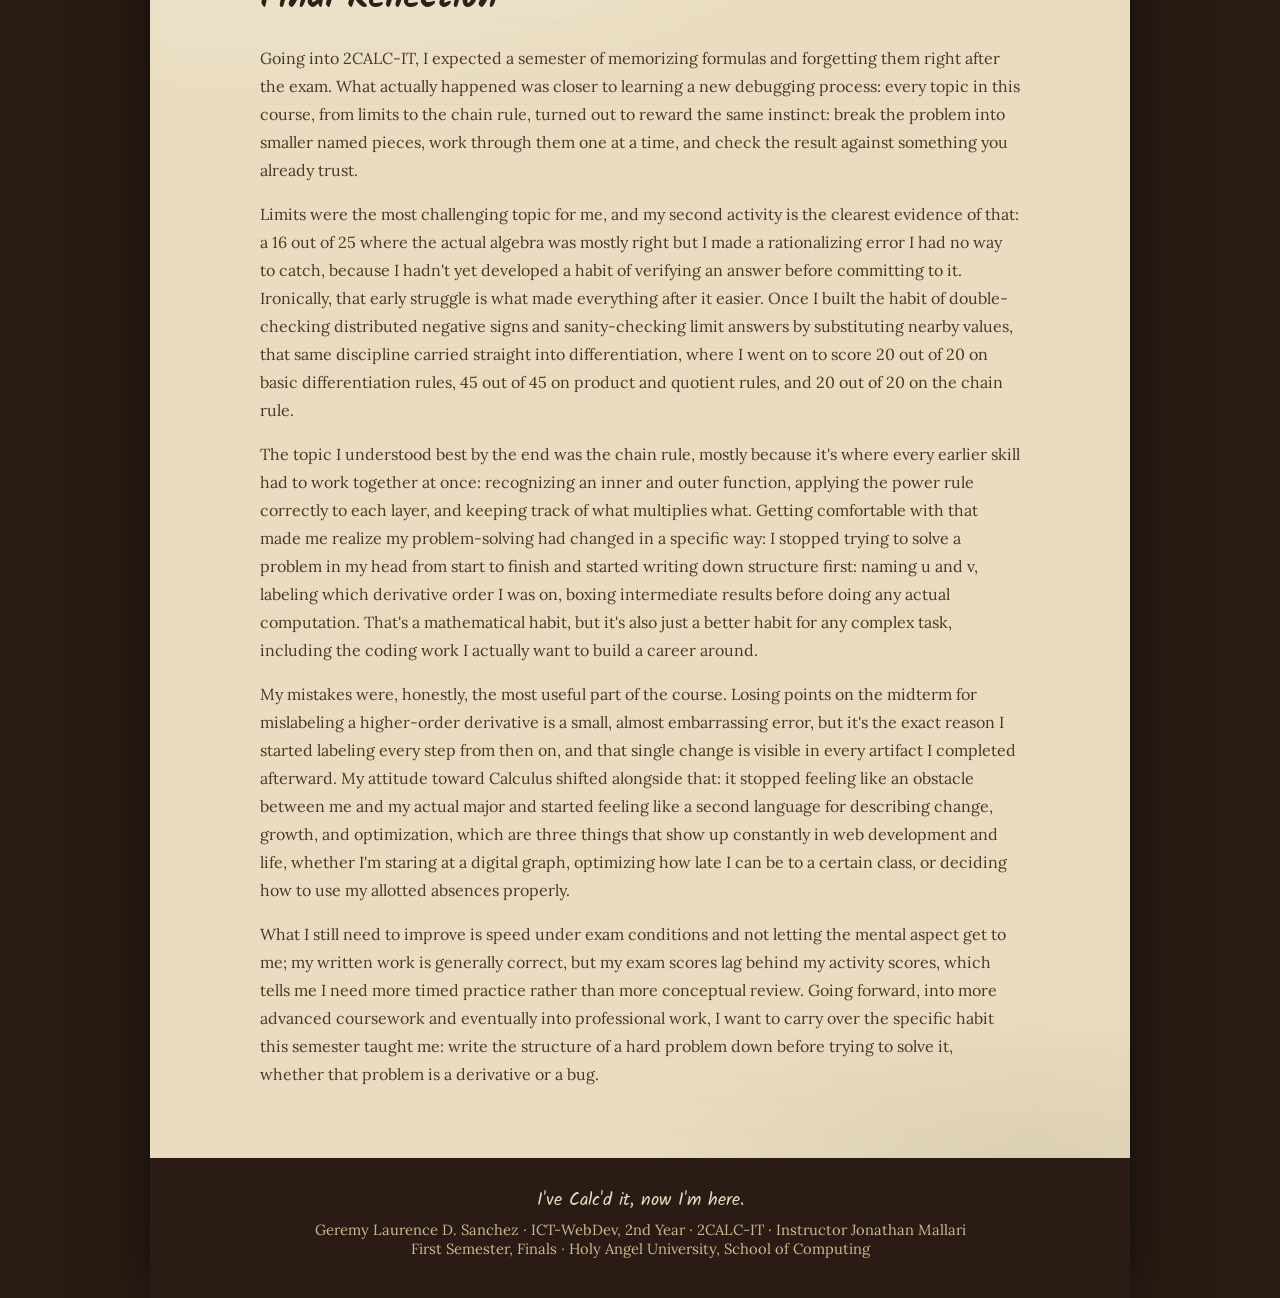
<file: Final.html>
<!DOCTYPE html>
<html lang="en">
  <head>
    <meta charset="UTF-8">
    <meta name="viewport" content="width=device-width, initial-scale=1, viewport-fit=cover">
    <title>Calculus in IT & My Growth & Final Reflection | I've Calc'd it, now I'm here.</title>
    <link rel="icon" href="data:image/svg+xml,%3Csvg%20xmlns%3D%22http%3A//www.w3.org/2000/svg%22%20viewBox%3D%220%200%20100%20100%22%3E%3Ctext%20y%3D%22.9em%22%20font-size%3D%2290%22%3E%F0%9F%AA%B6%3C/text%3E%3C/svg%3E">
    <link rel="preconnect" href="https://fonts.googleapis.com">
    <link rel="preconnect" href="https://fonts.gstatic.com" crossorigin>
    <link href="https://fonts.googleapis.com/css2?family=Kalam:wght@400;700&family=Lora:ital,wght@0,400;0,500;0,600;1,400&display=swap" rel="stylesheet">
    <link rel="stylesheet" href="css/Styles.css">
  </head>
  <body>
    <div class="cover">
      <nav>
        <a href="index.html#home">Home</a>
        <a href="index.html#about">About Me</a>
        <a href="index.html#journey">My Journey</a>
        <a href="Artifacts.html">Artifacts</a>
        <a href="Final.html#calc-it">Calculus in IT</a>
        <a href="Final.html#growth">My Growth</a>
        <a href="Final.html#final">Final Reflection</a>
      </nav>
      <section class="leaf" id="calc-it">
        <div class="wrap">
          <h2>Calculus in IT &amp; Web Development</h2>
          <p>Calculus stayed pretty theoretical for most of the semester, until I started noticing where it was already sitting inside things I build.</p>

          <div class="connection">
            <h3>Rate of Change &rarr; Performance Monitoring</h3>
            <p>A derivative is just a rate of change, and that's exactly what a performance dashboard is tracking when it shows requests-per-second climbing or a server's response time trending upward. Reading that graph the way I'd read a derivative (is it increasing, decreasing, leveling off) makes it much easier to tell whether a spike is a real problem or normal traffic.</p>
          </div>

          <div class="connection">
            <h3>The Chain Rule &rarr; Animation &amp; Easing Curves</h3>
            <p>CSS transitions and JavaScript animation libraries are built on easing functions, which are themselves functions nested inside a timing function, which is the exact structure the chain rule is built to handle. Understanding how an inner function's rate of change affects the outer one helped me get why an "ease-in-out" curve feels different from "linear" instead of just picking one because it looked fine in a demo, that's something I remembered and compared from back in senior high, because we had an animation class back then.</p>
          </div>

          <div class="connection">
            <h3>Optimization &rarr; Resource Allocation &amp; Algorithm Efficiency</h3>
            <p>Optimization problems (finding a maximum or minimum given some constraint) are the same shape as decisions I already make when building something: how to get the most performance out of a limited amount of memory, or the shortest load time given a fixed number of assets. Even without formally setting up a derivative for it, the mindset of "what am I maximizing, what am I constrained by" carries over directly.</p>
          </div>
        </div>
      </section>

      <section class="leaf" id="growth">
        <div class="wrap">
          <h2>My Growth in Calculus</h2>
          <p>The clearest evidence of growth in this portfolio is the gap between my limits activity, where I scored 16 out of 25 and made an arithmetic error I didn't catch on my own, and the chain rule and product/quotient rule activities near the end of the term, where I scored 20 out of 20 and 45 out of 45. Limits were difficult for a specific reason: I hadn't yet built the habit of checking whether an answer made sense before writing it in the box, so a rationalizing mistake went uncaught all the way to the end of the problem. By the time I reached the product and quotient rule work, I had picked up a concrete strategy for that same kind of multi-step problem: naming u and v (or the inner and outer function) before touching the formula, and writing out each derivative piece separately before combining them. That single change in approach is the difference between the two scores, more than any difference in raw difficulty between the topics. The midterm exam also played a role: losing points there for mislabeling a higher-order derivative made me start labeling every intermediate result explicitly, which is a habit that shows up clearly in the chain rule activity that followed it. What changed, overall, wasn't that the later topics were easier (the chain rule is objectively more involved than basic limits). It's that I stopped trying to hold every step in my head and started writing structure down first, which is a habit I now use for debugging code just as much as I use it for derivatives.</p>
        </div>
      </section>

      <section class="leaf" id="final">
        <div class="wrap">
          <h2>Final Reflection</h2>
          <p>Going into 2CALC-IT, I expected a semester of memorizing formulas and forgetting them right after the exam. What actually happened was closer to learning a new debugging process: every topic in this course, from limits to the chain rule, turned out to reward the same instinct: break the problem into smaller named pieces, work through them one at a time, and check the result against something you already trust.</p>
          <p>Limits were the most challenging topic for me, and my second activity is the clearest evidence of that: a 16 out of 25 where the actual algebra was mostly right but I made a rationalizing error I had no way to catch, because I hadn't yet developed a habit of verifying an answer before committing to it. Ironically, that early struggle is what made everything after it easier. Once I built the habit of double-checking distributed negative signs and sanity-checking limit answers by substituting nearby values, that same discipline carried straight into differentiation, where I went on to score 20 out of 20 on basic differentiation rules, 45 out of 45 on product and quotient rules, and 20 out of 20 on the chain rule.</p>
          <p>The topic I understood best by the end was the chain rule, mostly because it's where every earlier skill had to work together at once: recognizing an inner and outer function, applying the power rule correctly to each layer, and keeping track of what multiplies what. Getting comfortable with that made me realize my problem-solving had changed in a specific way: I stopped trying to solve a problem in my head from start to finish and started writing down structure first: naming u and v, labeling which derivative order I was on, boxing intermediate results before doing any actual computation. That's a mathematical habit, but it's also just a better habit for any complex task, including the coding work I actually want to build a career around.</p>
          <p>My mistakes were, honestly, the most useful part of the course. Losing points on the midterm for mislabeling a higher-order derivative is a small, almost embarrassing error, but it's the exact reason I started labeling every step from then on, and that single change is visible in every artifact I completed afterward. My attitude toward Calculus shifted alongside that: it stopped feeling like an obstacle between me and my actual major and started feeling like a second language for describing change, growth, and optimization, which are three things that show up constantly in web development and life, whether I'm staring at a digital graph, optimizing how late I can be to a certain class, or deciding how to use my allotted absences properly.</p>
          <p>What I still need to improve is speed under exam conditions and not letting the mental aspect get to me; my written work is generally correct, but my exam scores lag behind my activity scores, which tells me I need more timed practice rather than more conceptual review. Going forward, into more advanced coursework and eventually into professional work, I want to carry over the specific habit this semester taught me: write the structure of a hard problem down before trying to solve it, whether that problem is a derivative or a bug.</p>
        </div>
      </section>

      <footer>
        <div class="credits">I've Calc'd it, now I'm here.</div>
        Geremy Laurence D. Sanchez &middot; ICT-WebDev, 2nd Year &middot; 2CALC-IT &middot; Instructor Jonathan Mallari<br>
        First Semester, Finals &middot; Holy Angel University, School of Computing
      </footer>
    </div>
  </body>
</html>
</file>
<file: css/Styles.css>
:root {
        --paper: #e9dcc0;
        --paper-dark: #ddcda6;
        --leather: #3d2b1f;
        --leather-dark: #2a1c14;
        --ink: #2c2118;
        --ink-soft: #4a392a;
        --wax: #7d2e2e;
        --wax-dark: #5e2020;
        --gold: #a9822f;
        --rule: #b9a679;
      }

      @media (prefers-color-scheme: dark) {
        :root:not([data-theme="light"]) {
          --paper: #e9dcc0;
          --paper-dark: #ddcda6;
          --leather: #3d2b1f;
          --leather-dark: #2a1c14;
          --ink: #2c2118;
          --ink-soft: #4a392a;
          --wax: #7d2e2e;
          --wax-dark: #5e2020;
          --gold: #a9822f;
          --rule: #b9a679;
        }
      }

      * { box-sizing: border-box; }

      html {
        scroll-behavior: smooth;
        scroll-padding-top: calc(64px + env(safe-area-inset-top, 0px));
      }

      html, body { height: auto; margin: 0; }

      body {
        background: var(--leather-dark);
        color: var(--ink);
        font-family: 'Lora', Georgia, 'Times New Roman', serif;
        padding-top: env(safe-area-inset-top, 0px);
        padding-bottom: env(safe-area-inset-bottom, 0px);
        -webkit-font-smoothing: antialiased;
      }

      h1, h2, h3, .hand, nav a, .tag, .credits, .cap {
        font-family: 'Kalam', 'Segoe Print', cursive;
      }

      a { color: var(--wax); }

      /* ---------- Cover / leather wrapper ---------- */
      .cover {
        max-width: 980px;
        margin: 0 auto;
        background:
          radial-gradient(1200px 500px at 10% -10%, rgba(255, 255, 255, 0.03), transparent 60%),
          linear-gradient(var(--leather), var(--leather));
        box-shadow: 0 0 60px rgba(0, 0, 0, 0.6);
      }

      /* ---------- Nav (bookmark ribbon) ---------- */
      nav {
        position: sticky;
        top: env(safe-area-inset-top, 0px);
        z-index: 50;
        background: linear-gradient(180deg, var(--leather), var(--leather-dark));
        border-bottom: 3px solid var(--gold);
        display: flex;
        overflow-x: auto;
        white-space: nowrap;
        padding: 0 10px;
        scrollbar-width: none;
      }

      nav::-webkit-scrollbar { display: none; }

      nav a {
        color: #e9dcc0;
        text-decoration: none;
        font-size: 1.05rem;
        padding: 12px 14px;
        letter-spacing: .02em;
        border-right: 1px solid rgba(233, 220, 192, 0.15);
        flex: 0 0 auto;
      }

      nav a:hover { color: #f2c879; }

      /* ---------- Page (parchment) ---------- */
      .leaf {
        position: relative;
        background:
          repeating-linear-gradient(0deg, rgba(0, 0, 0, 0.015) 0px, rgba(0, 0, 0, 0.015) 1px, transparent 1px, transparent 27px),
          radial-gradient(900px 300px at 15% 0%, rgba(255, 255, 255, 0.25), transparent 60%),
          radial-gradient(700px 260px at 90% 100%, rgba(0, 0, 0, 0.06), transparent 60%),
          var(--paper);
        padding: 46px 8vw 54px;
        border-bottom: 1px dashed var(--rule);
      }

      .leaf:last-of-type { border-bottom: none; }

      .leaf:not(:first-of-type)::before {
        /* stitched seam between pages */
        content: "";
        display: block;
        position: absolute;
        top: 0;
        left: 8vw;
        right: 8vw;
        border-top: 2px dotted var(--gold);
        opacity: .55;
      }

      .wrap { max-width: 760px; margin: 0 auto; }

      /* ---------- Headings ---------- */
      h1 {
        font-size: clamp(2.3rem, 6vw, 3.6rem);
        margin: 0 0 6px;
        color: var(--ink);
        line-height: 1.05;
      }

      h2 {
        font-size: clamp(1.7rem, 4vw, 2.2rem);
        margin: 0 0 18px;
        color: var(--ink);
      }

      .mini-section-heading {
        font-size: clamp(1.35rem, 3vw, 1.7rem);
        margin: 8px 0 12px;
        padding-top: 34px;
        border-top: 2px dotted var(--gold);
        color: var(--wax-dark);
      }

      h3 {
        font-size: 1.35rem;
        margin: 0 0 4px;
        color: var(--ink);
      }

      p {
        line-height: 1.75;
        margin: 0 0 16px;
        color: var(--ink-soft);
      }

      .lead { font-size: 1.15rem; }

      /* ---------- Hero ---------- */
      .hero { text-align: left; padding-top: 60px; }

      .pen-emoji {
        font-size: 3rem;
        display: block;
        margin-bottom: 14px;
        line-height: 1;
      }

      .subtitle {
        font-family: 'Kalam', cursive;
        font-size: 1.35rem;
        color: var(--wax-dark);
        margin: 4px 0 26px;
      }

      .facts {
        list-style: none;
        padding: 0;
        margin: 22px 0 0;
        border-top: 1px solid var(--rule);
      }

      .facts li {
        display: flex;
        gap: 14px;
        padding: 10px 0;
        border-bottom: 1px solid var(--rule);
        font-size: 0.98rem;
      }

      .facts b {
        min-width: 190px;
        color: var(--wax-dark);
        font-weight: 600;
      }

      /* ---------- Journey topics ---------- */
      .topic {
        border-left: 3px solid var(--gold);
        padding: 4px 0 4px 18px;
        margin: 0 0 26px;
      }

      .topic h3 { margin-bottom: 6px; }

      .topic .links { font-size: .95rem; }

      .topic .links a { margin-right: 14px; }

      /* ---------- Artifacts ---------- */
      .artifact {
        margin: 0 0 66px;
        padding-bottom: 46px;
        border-bottom: 1px dashed var(--rule);
      }

      .artifact:last-child {
        border-bottom: none;
        margin-bottom: 0;
      }

      .artifact-head {
        display: flex;
        flex-wrap: wrap;
        align-items: baseline;
        gap: 10px 16px;
        margin-bottom: 4px;
      }

      .tag {
        display: inline-block;
        font-size: .92rem;
        color: #fff;
        background: var(--wax);
        padding: 3px 12px;
        border-radius: 2px;
        transform: rotate(-1.2deg);
      }

      .score {
        font-family: 'Kalam', cursive;
        color: var(--wax-dark);
        font-size: 1.05rem;
      }

      .gallery {
        display: flex;
        gap: 18px;
        flex-wrap: wrap;
        margin: 18px 0 20px;
      }

      .page-photo {
        max-width: 100%;
        width: 320px;
        border: 8px solid #fff;
        box-shadow: 0 6px 16px rgba(0, 0, 0, 0.35);
        transform: rotate(-1deg);
      }

      .page-video {
        max-width: 100%;
        width: 420px;
        border: 8px solid #fff;
        box-shadow: 0 6px 16px rgba(0, 0, 0, 0.35);
        background: #000;
        display: block;
      }

      .gallery .page-photo:nth-child(2) { transform: rotate(1.2deg); }

      .gallery .page-photo:nth-child(3) { transform: rotate(-0.6deg); }

      .reflection {
        background: rgba(0, 0, 0, 0.035);
        border-left: 3px solid var(--wax);
        padding: 14px 18px;
        margin-top: 10px;
      }

      .reflection p:last-child { margin-bottom: 0; }

      .reflection .cap {
        display: block;
        color: var(--wax-dark);
        font-size: 1.05rem;
        margin-bottom: 6px;
      }

      .reflection.frazzled {
        border-left-color: var(--gold);
        background: repeating-linear-gradient(
          -6deg,
          rgba(125, 46, 46, 0.05),
          rgba(125, 46, 46, 0.05) 10px,
          rgba(0, 0, 0, 0.02) 10px,
          rgba(0, 0, 0, 0.02) 20px
        );
      }

      /* ---------- IT connections ---------- */
      .connection { margin-bottom: 26px; }

      .connection h3 { color: var(--wax-dark); }

      /* ---------- Footer ---------- */
      footer {
        background: var(--leather-dark);
        color: #cbb890;
        text-align: center;
        padding: 28px 18px 40px;
        font-size: .92rem;
      }

      footer .credits {
        font-size: 1.1rem;
        color: #e9dcc0;
        margin-bottom: 6px;
      }

      @media (max-width: 640px) {
        .facts li { flex-direction: column; gap: 2px; }
        .facts b { min-width: auto; }
        .page-photo { width: 100%; }
        .page-video { width: 100%; }
      }
</file>
